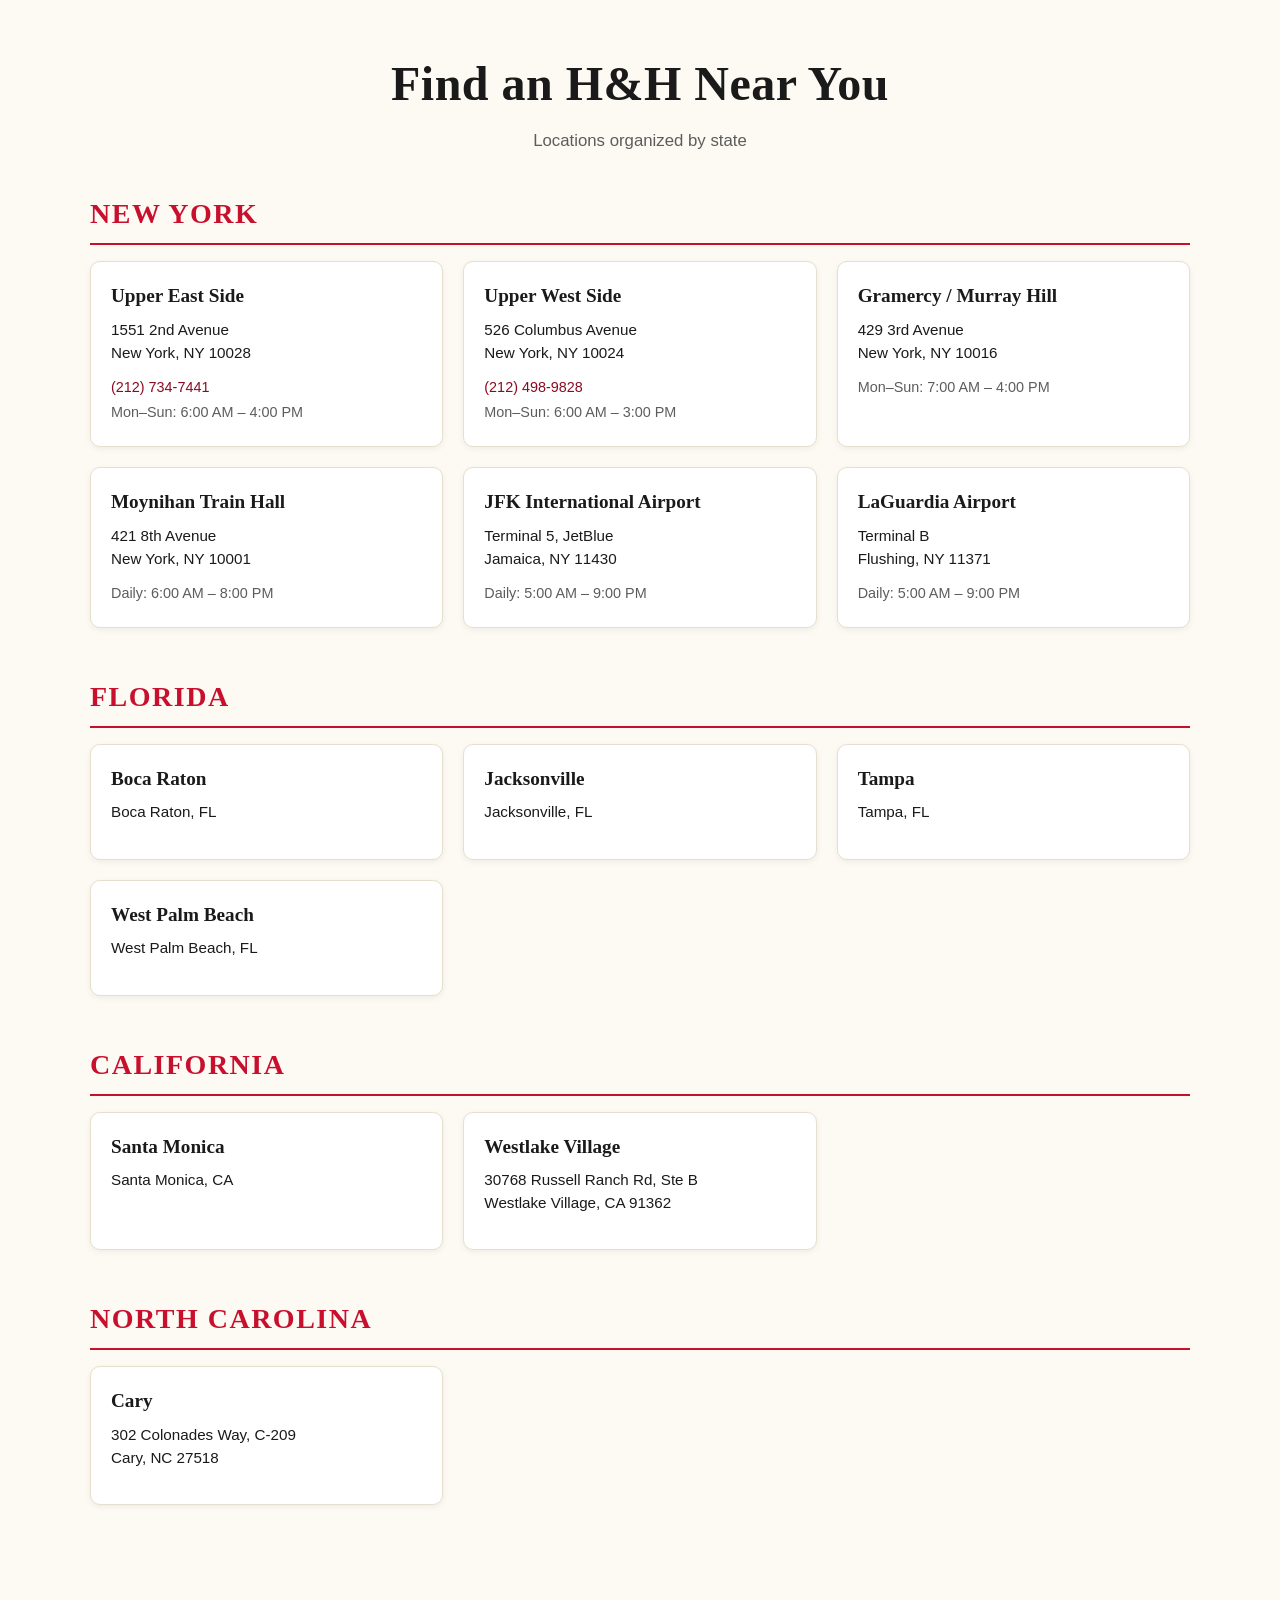
<file: locations.html>
<!DOCTYPE html>
<html lang="en">
<head>
    <meta charset="UTF-8" />
    <meta name="viewport" content="width=device-width, initial-scale=1.0" />
    <title>H&amp;H Bagels — Locations</title>
    <link rel="stylesheet" href="locations.css" />
</head>
<body class="locations-page">
    <main class="locations">
        <h1 class="locations__title">Find an H&amp;H Near You</h1>
        <p class="locations__subtitle">Locations organized by state</p>

        <!-- ========== NEW YORK ========== -->
        <section class="state-group" aria-labelledby="state-ny">
            <h2 id="state-ny" class="state-group__name">New York</h2>
            <ul class="state-group__list">
                <li class="location">
                    <h3 class="location__name">Upper East Side</h3>
                    <address class="location__address">
                        <span>1551 2nd Avenue</span>
                        <span>New York, NY 10028</span>
                    </address>
                    <span class="location__phone">
                        <a href="tel:+12127347441">(212) 734-7441</a>
                    </span>
                    <span class="location__hours">Mon–Sun: 6:00 AM – 4:00 PM</span>
                </li>
                <li class="location">
                    <h3 class="location__name">Upper West Side</h3>
                    <address class="location__address">
                        <span>526 Columbus Avenue</span>
                        <span>New York, NY 10024</span>
                    </address>
                    <span class="location__phone">
                        <a href="tel:+12124989828">(212) 498-9828</a>
                    </span>
                    <span class="location__hours">Mon–Sun: 6:00 AM – 3:00 PM</span>
                </li>
                <li class="location">
                    <h3 class="location__name">Gramercy / Murray Hill</h3>
                    <address class="location__address">
                        <span>429 3rd Avenue</span>
                        <span>New York, NY 10016</span>
                    </address>
                    <span class="location__hours">Mon–Sun: 7:00 AM – 4:00 PM</span>
                </li>
                <li class="location">
                    <h3 class="location__name">Moynihan Train Hall</h3>
                    <address class="location__address">
                        <span>421 8th Avenue</span>
                        <span>New York, NY 10001</span>
                    </address>
                    <span class="location__hours">Daily: 6:00 AM – 8:00 PM</span>
                </li>
                <li class="location">
                    <h3 class="location__name">JFK International Airport</h3>
                    <address class="location__address">
                        <span>Terminal 5, JetBlue</span>
                        <span>Jamaica, NY 11430</span>
                    </address>
                    <span class="location__hours">Daily: 5:00 AM – 9:00 PM</span>
                </li>
                <li class="location">
                    <h3 class="location__name">LaGuardia Airport</h3>
                    <address class="location__address">
                        <span>Terminal B</span>
                        <span>Flushing, NY 11371</span>
                    </address>
                    <span class="location__hours">Daily: 5:00 AM – 9:00 PM</span>
                </li>
            </ul>
        </section>

        <!-- ========== FLORIDA ========== -->
        <section class="state-group" aria-labelledby="state-fl">
            <h2 id="state-fl" class="state-group__name">Florida</h2>
            <ul class="state-group__list">
                <li class="location">
                    <h3 class="location__name">Boca Raton</h3>
                    <address class="location__address">
                        <span>Boca Raton, FL</span>
                    </address>
                </li>
                <li class="location">
                    <h3 class="location__name">Jacksonville</h3>
                    <address class="location__address">
                        <span>Jacksonville, FL</span>
                    </address>
                </li>
                <li class="location">
                    <h3 class="location__name">Tampa</h3>
                    <address class="location__address">
                        <span>Tampa, FL</span>
                    </address>
                </li>
                <li class="location">
                    <h3 class="location__name">West Palm Beach</h3>
                    <address class="location__address">
                        <span>West Palm Beach, FL</span>
                    </address>
                </li>
            </ul>
        </section>

        <!-- ========== CALIFORNIA ========== -->
        <section class="state-group" aria-labelledby="state-ca">
            <h2 id="state-ca" class="state-group__name">California</h2>
            <ul class="state-group__list">
                <li class="location">
                    <h3 class="location__name">Santa Monica</h3>
                    <address class="location__address">
                        <span>Santa Monica, CA</span>
                    </address>
                </li>
                <li class="location">
                    <h3 class="location__name">Westlake Village</h3>
                    <address class="location__address">
                        <span>30768 Russell Ranch Rd, Ste B</span>
                        <span>Westlake Village, CA 91362</span>
                    </address>
                </li>
            </ul>
        </section>

        <!-- ========== NORTH CAROLINA ========== -->
        <section class="state-group" aria-labelledby="state-nc">
            <h2 id="state-nc" class="state-group__name">North Carolina</h2>
            <ul class="state-group__list">
                <li class="location">
                    <h3 class="location__name">Cary</h3>
                    <address class="location__address">
                        <span>302 Colonades Way, C-209</span>
                        <span>Cary, NC 27518</span>
                    </address>
                </li>
            </ul>
        </section>
    </main>
</body>
</html>
</file>
<file: locations.css>
/* ==========================================================================
   H&H Bagels — Locations Stylesheet
   Organizes store locations grouped by U.S. state, with each location
   listed separately beneath its state heading.
   Based on https://www.hhbagels.com/contact#locations
   ========================================================================== */

/* ---------- Page / container ---------- */
:root {
    --hh-bg: #fdfaf3;
    --hh-surface: #ffffff;
    --hh-ink: #1a1a1a;
    --hh-muted: #5c5c5c;
    --hh-accent: #c8102e;       /* H&H red */
    --hh-accent-dark: #8c0a20;
    --hh-rule: #e6dfce;
    --hh-radius: 10px;
    --hh-shadow: 0 2px 6px rgba(0, 0, 0, 0.06);
    --hh-font-body: "Helvetica Neue", Helvetica, Arial, sans-serif;
    --hh-font-display: "Georgia", "Times New Roman", serif;
}

body.locations-page {
    margin: 0;
    background: var(--hh-bg);
    color: var(--hh-ink);
    font-family: var(--hh-font-body);
    line-height: 1.5;
    -webkit-font-smoothing: antialiased;
}

.locations {
    max-width: 1100px;
    margin: 0 auto;
    padding: 3rem 1.25rem 4rem;
}

.locations__title {
    font-family: var(--hh-font-display);
    font-size: clamp(2rem, 4vw, 3rem);
    text-align: center;
    margin: 0 0 0.5rem;
    letter-spacing: 0.5px;
}

.locations__subtitle {
    text-align: center;
    color: var(--hh-muted);
    margin: 0 0 2.5rem;
    font-size: 1.05rem;
}

/* ---------- State group ---------- */
.state-group {
    margin-bottom: 3rem;
}

.state-group__name {
    font-family: var(--hh-font-display);
    font-size: 1.75rem;
    color: var(--hh-accent);
    margin: 0 0 1rem;
    padding-bottom: 0.5rem;
    border-bottom: 2px solid var(--hh-accent);
    text-transform: uppercase;
    letter-spacing: 1.5px;
}

.state-group__list {
    list-style: none;
    margin: 0;
    padding: 0;
    display: grid;
    grid-template-columns: repeat(auto-fill, minmax(280px, 1fr));
    gap: 1.25rem;
}

/* ---------- Individual location ---------- */
.location {
    background: var(--hh-surface);
    border: 1px solid var(--hh-rule);
    border-radius: var(--hh-radius);
    box-shadow: var(--hh-shadow);
    padding: 1.25rem 1.25rem 1.4rem;
    transition: transform 0.15s ease, box-shadow 0.15s ease,
        border-color 0.15s ease;
}

.location:hover {
    transform: translateY(-2px);
    border-color: var(--hh-accent);
    box-shadow: 0 6px 14px rgba(0, 0, 0, 0.09);
}

.location__name {
    font-family: var(--hh-font-display);
    font-size: 1.2rem;
    margin: 0 0 0.5rem;
    color: var(--hh-ink);
}

.location__address {
    font-style: normal;
    color: var(--hh-ink);
    margin: 0 0 0.75rem;
    font-size: 0.95rem;
}

.location__address > span {
    display: block;
}

.location__phone,
.location__hours {
    display: block;
    color: var(--hh-muted);
    font-size: 0.9rem;
    margin-top: 0.25rem;
}

.location__phone a {
    color: var(--hh-accent-dark);
    text-decoration: none;
}

.location__phone a:hover {
    text-decoration: underline;
}

/* ---------- Responsive tweaks ---------- */
@media (max-width: 600px) {
    .locations {
        padding: 2rem 1rem 3rem;
    }

    .state-group__name {
        font-size: 1.4rem;
    }

    .state-group__list {
        grid-template-columns: 1fr;
    }
}
</file>
